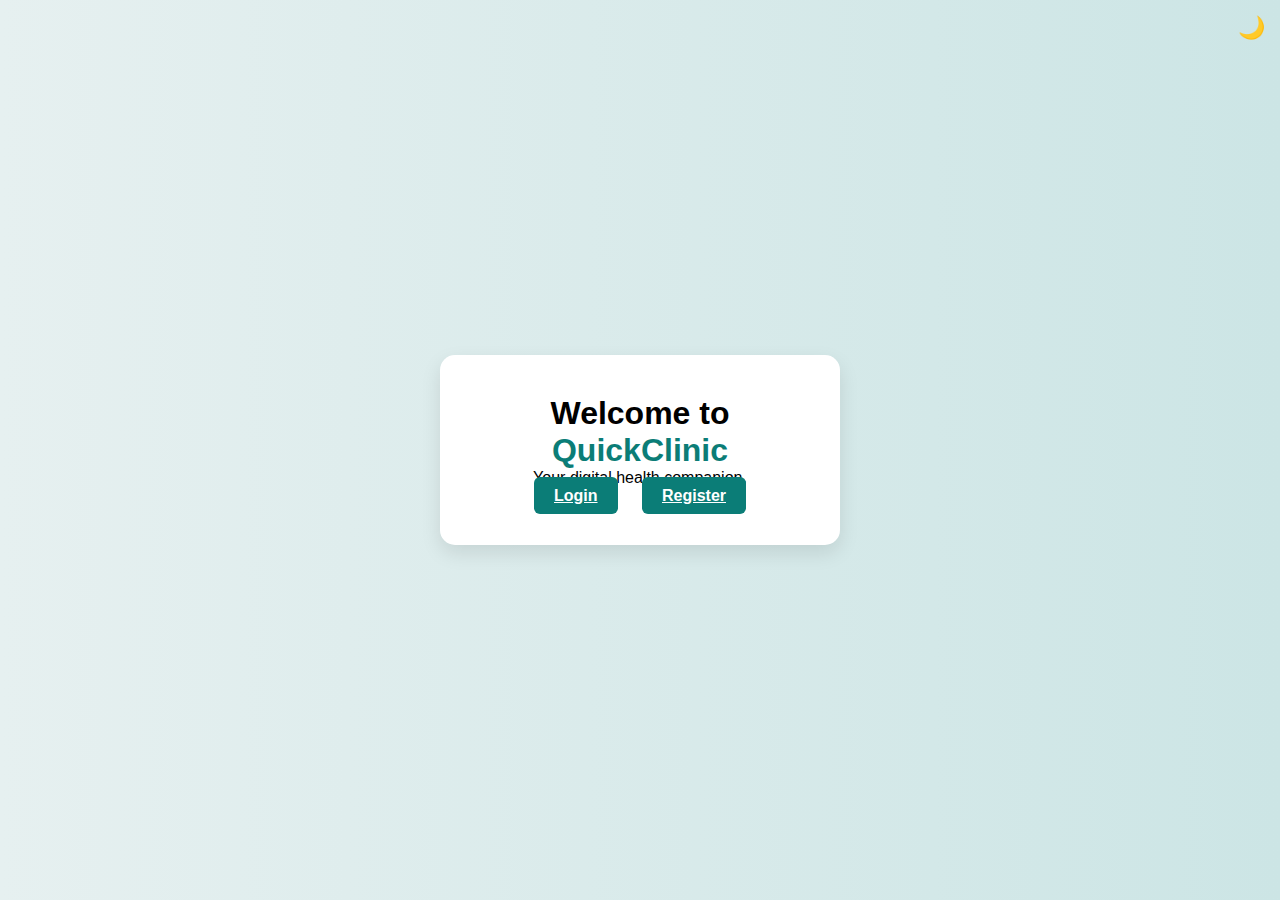
<file: frontend/index.html>
<!DOCTYPE html>
<html lang="en">
<head>
  <meta charset="UTF-8" />
  <meta name="viewport" content="width=device-width, initial-scale=1.0"/>
  <title>QuickClinic | Home</title>
  <link rel="stylesheet" href="assets/style.css" />
  <link rel="icon" href="assets/icons/favicon.png" />
</head>
<body class="home-body">

  <!-- 🌙 Dark Mode Toggle -->
  <button id="darkToggle" class="dark-mode-toggle" title="Toggle Dark Mode">🌙</button>

  <!-- 🏠 Welcome Container -->
  <div class="home-container">
    <h1>Welcome to <span class="highlight">QuickClinic</span></h1>
    <p>Your digital health companion.</p>
    <div class="home-buttons">
      <a href="login.html" class="btn">Login</a>
      <a href="register.html" class="btn btn-alt">Register</a>
    </div>
  </div>

  <script src="assets/darkmode.js"></script>
</body>
</html>
</file>
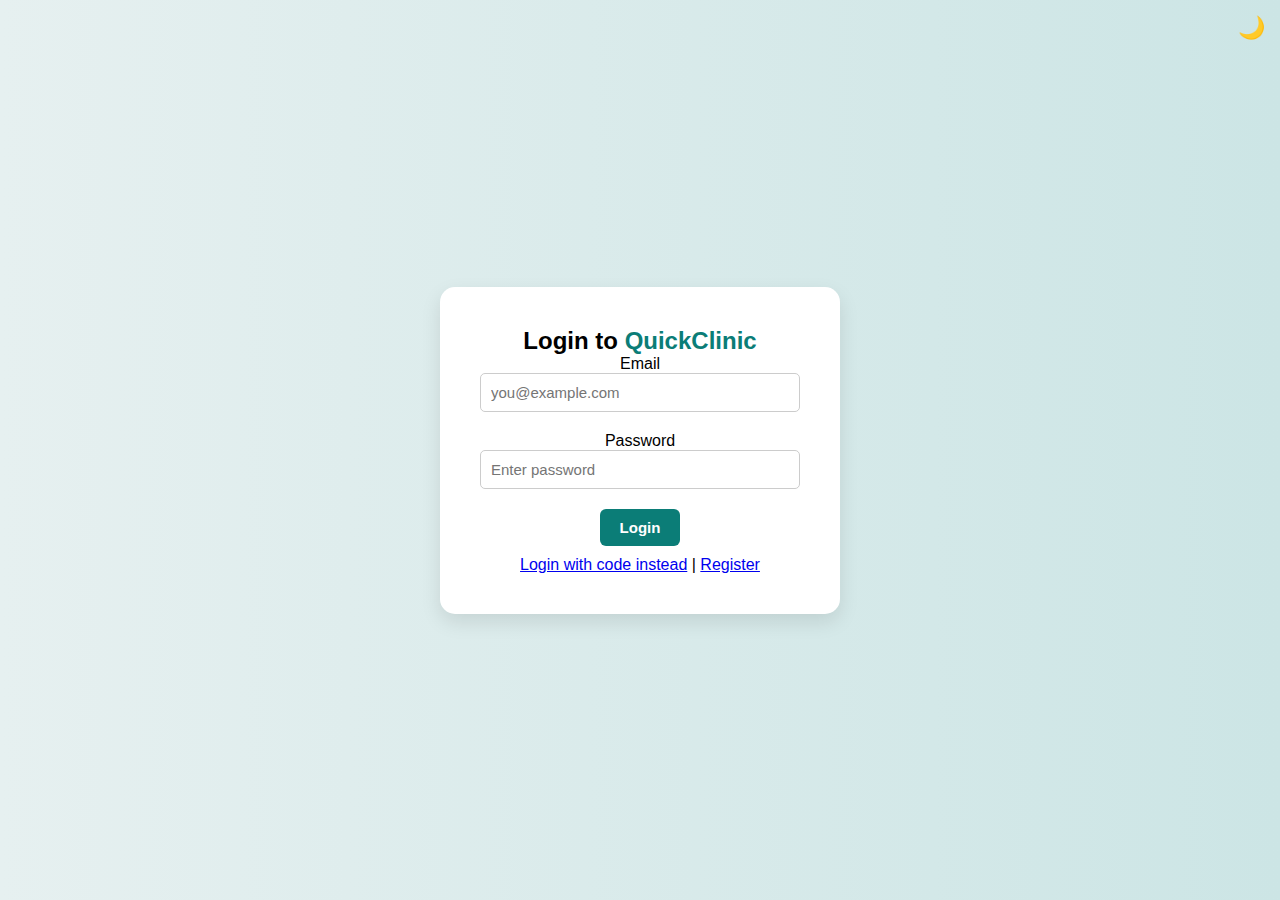
<file: frontend/admin.html>
<!DOCTYPE html>
<html lang="en">
<head>
  <meta charset="UTF-8" />
  <meta name="viewport" content="width=device-width, initial-scale=1.0"/>
  <title>Admin Dashboard | QuickClinic</title>
  <link rel="stylesheet" href="assets/style.css" />
</head>
<body class="dashboard-layout">

  <!-- Sidebar -->
  <aside class="sidebar-fixed">
    <h2>QuickClinic</h2>
    <ul>
      <li><a href="dashboard.html">🏠 Dashboard</a></li>
      <li><a href="admin.html">📊 Admin Panel</a></li>
      <li><a href="#" onclick="logout()">🚪 Logout</a></li>
    </ul>
  </aside>

  <div class="background-strip"></div>

  <!-- Main -->
  <main class="dashboard-content">
    <button id="darkToggle" class="dark-mode-toggle">🌙</button>

    <div class="floating-box">
      <h2>🔐 Admin Dashboard</h2>

      <div id="stats">
        <p>Total Users: <strong id="totalUsers">0</strong></p>
        <p>Doctors: <strong id="totalDoctors">0</strong></p>
        <p>Patients: <strong id="totalPatients">0</strong></p>
        <p>Bookings: <strong id="totalBookings">0</strong></p>
        <p>Today's Bookings: <strong id="todaysBookings">0</strong></p>
      </div>

      <h3>All Users</h3>
      <table border="1" id="userTable">
        <thead>
          <tr>
            <th>Name</th>
            <th>Email</th>
            <th>Role</th>
            <th>Promote</th>
            <th>Delete</th>
          </tr>
        </thead>
        <tbody id="userBody">
          <tr><td colspan="5">Loading...</td></tr>
        </tbody>
      </table>
    </div>
  </main>

  <!-- ✅ JS Scripts -->
  <script src="assets/darkmode.js"></script>
  <script src="assets/admin.js"></script>
</body>
</html>
</file>
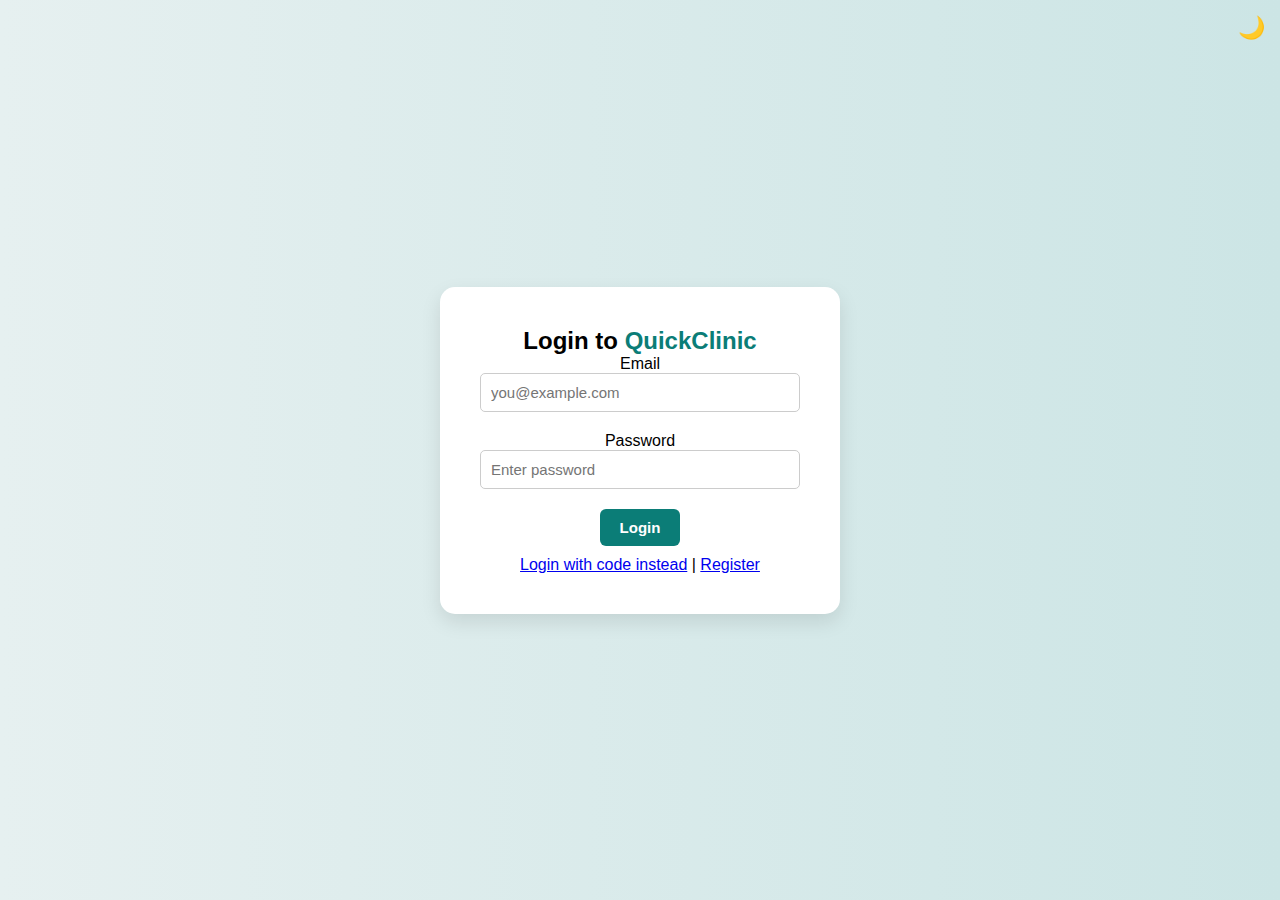
<file: frontend/book.html>
<!DOCTYPE html>
<html lang="en">
<head>
  <meta charset="UTF-8" />
  <meta name="viewport" content="width=device-width, initial-scale=1.0"/>
  <title>Book Appointment | QuickClinic</title>
  <link rel="stylesheet" href="assets/style.css" />
</head>
<body class="dashboard-layout">

  <!-- Sidebar -->
  <aside class="sidebar-fixed">
    <h2>QuickClinic</h2>
    <ul>
      <li><a href="dashboard.html">🏠 Dashboard</a></li>
      <li><a href="book.html">📅 Book</a></li>
      <li><a href="chat.html">💬 Chat</a></li>
      <li><a href="record.html">📁 Records</a></li>
      <li id="adminLink" style="display: none;"><a href="admin.html">📊 Admin</a></li>
      <li><a href="#" onclick="logout()">🚪 Logout</a></li>
    </ul>
  </aside>

  <!-- Background -->
  <div class="background-strip"></div>

  <!-- Booking Form -->
  <main class="dashboard-content">
    <button id="darkToggle" class="dark-mode-toggle">🌙</button>
    <div class="floating-box">
      <h2>Book an Appointment</h2>

      <form id="bookingForm">
        <label for="doctor">Choose Doctor:</label>
        <select id="doctorSelect" required>
          <option value="">-- Select Doctor --</option>
        </select>

        <label for="date">Date & Time:</label>
        <input type="datetime-local" id="date" required />

        <label for="reason">Reason for Visit:</label>
        <input type="text" id="reason" placeholder="e.g. General checkup" required />

        <button type="submit" class="btn">Book Appointment</button>
      </form>
    </div>
  </main>

  <script>
  const userData = localStorage.getItem("user");
  const token = localStorage.getItem("token");

  if (!userData || !token) {
    alert("Please log in first.");
    window.location.href = "login.html";
  }

  const user = JSON.parse(userData);
  
  // 🚫 Prevent doctors from accessing this page
  if (user.role === "doctor") {
    alert("Doctors are not allowed to book appointments.");
    window.location.href = "dashboard.html"; // or doctor-dashboard.html
  }
</script>


  <script src="assets/darkmode.js"></script>
  <script src="assets/sidebar.js"></script>
  <script src="assets/book.js"></script>
</body>
</html>
</file>
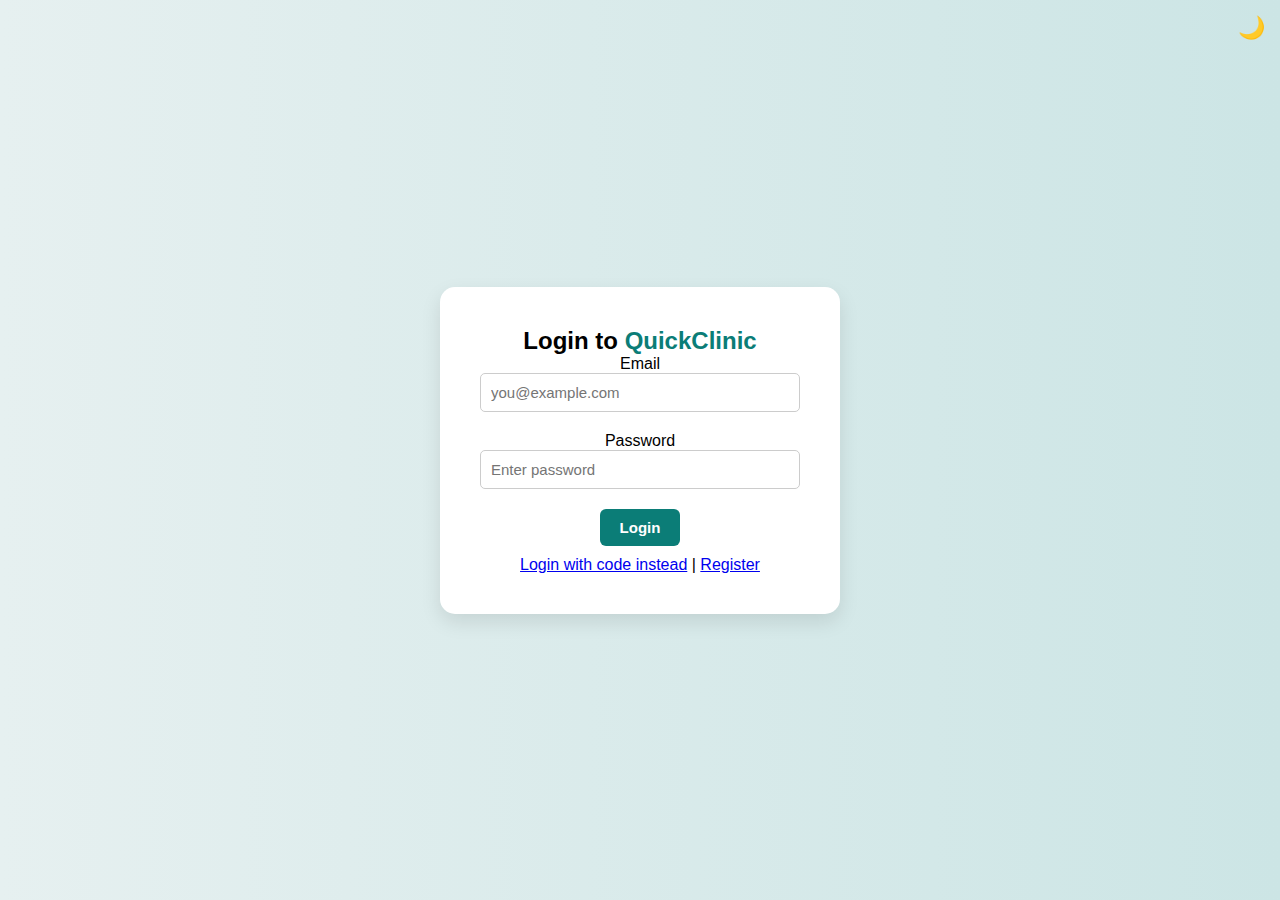
<file: frontend/chat-doctor.html>
<!DOCTYPE html>
<html lang="en">
<head>
  <meta charset="UTF-8" />
  <meta name="viewport" content="width=device-width, initial-scale=1.0"/>
  <title>Doctor Chat | QuickClinic</title>
  <link rel="stylesheet" href="assets/style.css" />
</head>
<body class="dashboard-layout">

  <!-- Sidebar -->
  <aside class="sidebar-fixed">
    <h2>QuickClinic</h2>
    <ul>
      <li><a href="dashboard.html">🏠 Dashboard</a></li>
      <li><a href="chat-doctor.html">💬 Chat (Doctor)</a></li>
      <li><a href="#" onclick="logout()">🚪 Logout</a></li>
    </ul>
  </aside>

  <!-- Background -->
  <div class="background-strip"></div>

  <!-- Chat section -->
  <main class="dashboard-content">
    <button id="darkToggle" class="dark-mode-toggle">🌙</button>

    <div class="floating-box" style="max-height: 90vh; display: flex; flex-direction: column;">
      <h2 id="chatTitle">Chat with Patient</h2>

      <!-- Patient dropdown -->
      <label for="patientSelect">Choose a patient:</label>
      <select id="patientSelect">
        <option value="">-- Select Patient --</option>
      </select>

      <!-- Chat window -->
      <div id="chatWindow" class="chat-window"></div>

      <!-- Send message -->
      <form id="chatForm" class="chat-form" style="margin-top: auto;">
        <input type="text" id="messageInput" placeholder="Type your reply..." required />
        <button type="submit">Send</button>
      </form>
    </div>
  </main>

  <script src="assets/darkmode.js"></script>
  <script src="assets/chat-doctor.js"></script>
</body>
</html>
</file>
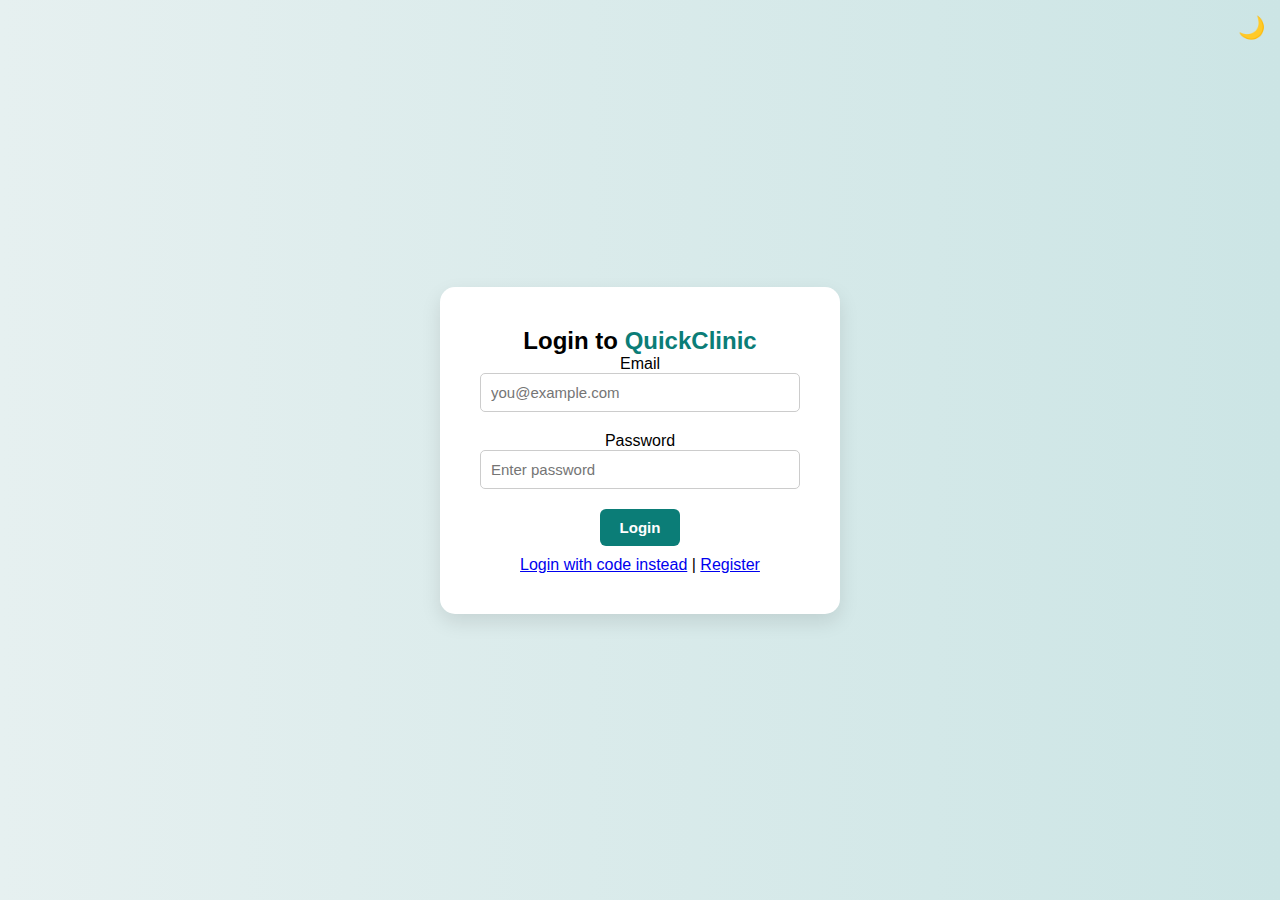
<file: frontend/chat.html>
<!DOCTYPE html>
<html lang="en">
<head>
  <meta charset="UTF-8" />
  <meta name="viewport" content="width=device-width, initial-scale=1.0"/>
  <title>Chat | QuickClinic</title>
  <link rel="stylesheet" href="assets/style.css" />
</head>
<body class="dashboard-layout">

  <!-- Sidebar -->
  <aside class="sidebar-fixed">
    <h2>QuickClinic</h2>
    <ul>
      <li><a href="dashboard.html">🏠 Dashboard</a></li>
      <li><a href="book.html">📅 Book</a></li>
      <li><a href="chat.html">💬 Chat</a></li>
      <li><a href="record.html">📁 Records</a></li>
      <li id="adminLink" style="display: none;"><a href="admin.html">📊 Admin</a></li>
      <li><a href="#" onclick="logout()">🚪 Logout</a></li>
    </ul>
  </aside>

  <!-- Background strip -->
  <div class="background-strip"></div>

  <!-- Main chat content -->
  <main class="dashboard-content">
    <button id="darkToggle" class="dark-mode-toggle">🌙</button>

    <div class="floating-box" style="max-height: 90vh; display: flex; flex-direction: column;">
      <h2 id="chatTitle">Chat with Your Doctor</h2>

      <!-- Doctor Dropdown -->
      <label for="doctorSelect">Choose a doctor:</label>
      <select id="doctorSelect">
        <option value="">-- Select Doctor --</option>
      </select>

      <!-- Chat Window -->
      <div id="chatWindow" class="chat-window"></div>

      <!-- Chat Input -->
      <form id="chatForm" class="chat-form">
        <input type="text" id="messageInput" placeholder="Type your message..." required />
        <button type="submit">Send</button>
      </form>
    </div>
  </main>

  <script src="assets/darkmode.js"></script>
  <script src="assets/sidebar.js"></script>
  <script src="assets/chat.js"></script>
</body>
</html>
</file>
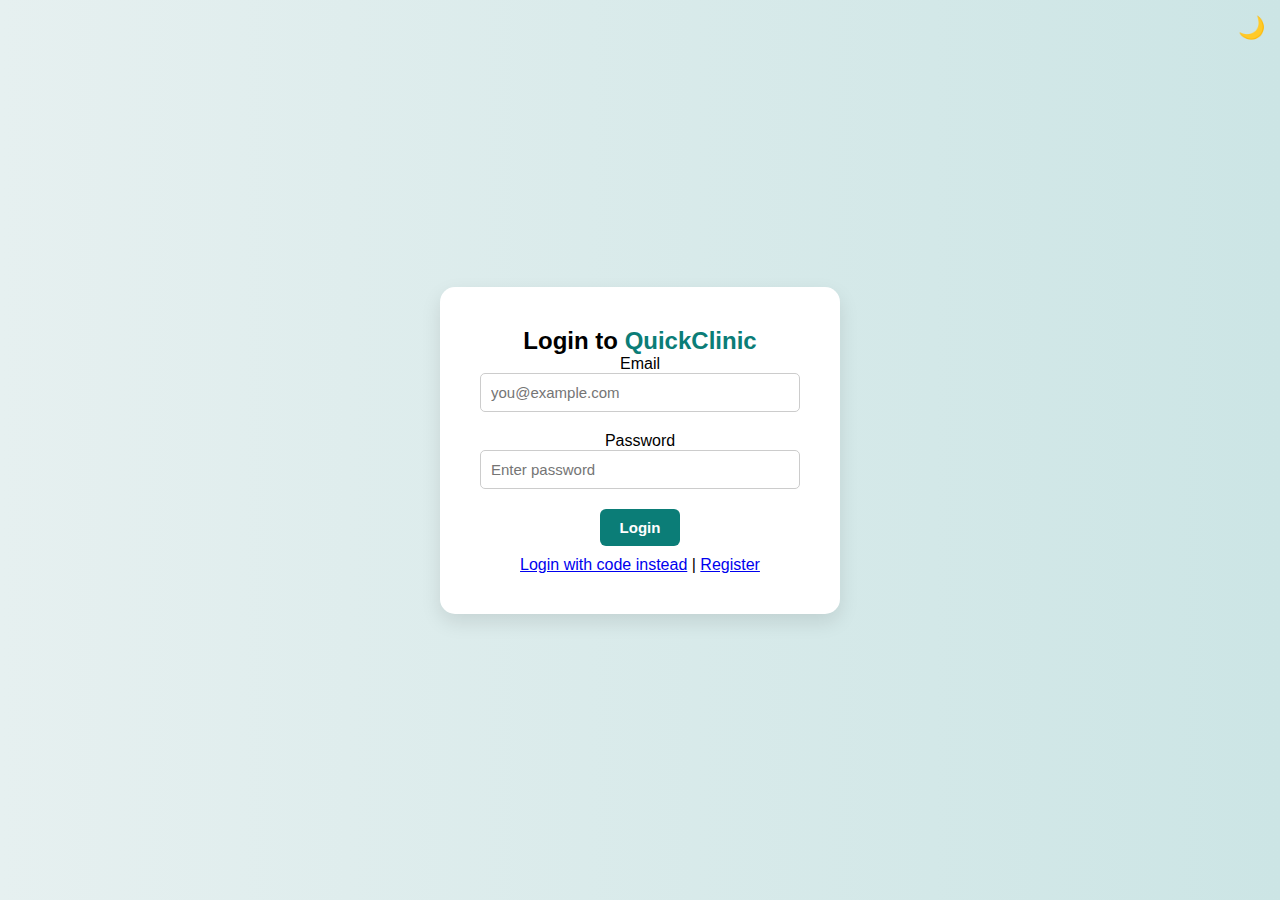
<file: frontend/dashboard.html>
<!DOCTYPE html>
<html lang="en">
<head>
  <meta charset="UTF-8" />
  <meta name="viewport" content="width=device-width, initial-scale=1.0"/>
  <title>Dashboard | QuickClinic</title>
  <link rel="stylesheet" href="assets/style.css" />
  <link rel="icon" href="assets/icons/favicon.png" />
</head>
<body class="dashboard-layout">

  <!-- Sidebar -->
  <aside class="sidebar-fixed">
    <h2>QuickClinic</h2>
    <ul>
      <li><a href="dashboard.html">🏠 Dashboard</a></li>
      <li><a href="book.html">📅 Book</a></li>
      <li><a href="chat.html">💬 Chat</a></li>
      <li><a href="record.html">📁 Records</a></li>
      <li id="adminLink" style="display: none;"><a href="admin.html">📊 Admin</a></li>
      <li><a href="#" onclick="logout()">🚪 Logout</a></li>
    </ul>
  </aside>

  <!-- Background Strip -->
  <div class="background-strip"></div>

  <!-- Dashboard Content -->
  <main class="dashboard-content">
    <button id="darkToggle" class="dark-mode-toggle">🌙</button>
    
    <div class="floating-box">
      <h2>Welcome, <span id="userName">User</span>!</h2>

      <div class="info-grid">
        <div class="info-label">Email:</div>
        <div class="info-value" id="userEmail">email@example.com</div>

        <div class="info-label">Role:</div>
        <div class="info-value" id="userRole">role</div>
      </div>

      <h2>Your Appointments</h2>
      <table id="booking-table" border="1">
        <thead id="table-head">
          <!-- Dynamically inserted -->
        </thead>
        <tbody id="booking-body">
          <tr><td colspan="4">Loading...</td></tr>
        </tbody>
      </table>
    </div>
  </main>

  <script>
    const token = localStorage.getItem("token");
    const user = JSON.parse(localStorage.getItem("user"));

    if (!token || !user) {
      alert("You must log in first.");
      window.location.href = "login.html";
    }

    // Display user info
    document.getElementById("userName").textContent = user.name;
    document.getElementById("userEmail").textContent = user.email;
    document.getElementById("userRole").textContent = user.role;

    // Show admin link if applicable
    if (user.role === "admin") {
      document.getElementById("adminLink").style.display = "block";
    }

    // Determine URL based on role
    const bookingUrl = user.role === "doctor"
      ? "https://quickclinic-backend.onrender.com/api/bookings/doctor"
      : "https://quickclinic-backend.onrender.com/api/bookings/mine";

    // Update table headers
    const tableHead = document.getElementById("table-head");
    tableHead.innerHTML = user.role === "doctor"
      ? `
        <tr>
          <th>#</th>
          <th>Patient Name</th>
          <th>Email</th>
          <th>Date</th>
          <th>Reason</th>
        </tr>`
      : `
        <tr>
          <th>#</th>
          <th>Doctor Name</th>
          <th>Date</th>
          <th>Reason</th>
        </tr>`;

    // Fetch bookings
    fetch(bookingUrl, {
      headers: {
        Authorization: `Bearer ${token}`
      }
    })
    .then(res => res.json())
    .then(bookings => {
      const tbody = document.getElementById("booking-body");
      tbody.innerHTML = "";

      if (!bookings.length) {
        tbody.innerHTML = `<tr><td colspan="5">No bookings found.</td></tr>`;
        return;
      }

      bookings.forEach((booking, index) => {
        const row = document.createElement("tr");

        if (user.role === "doctor") {
          row.innerHTML = `
            <td>${index + 1}</td>
            <td>${booking.patient?.name || "N/A"}</td>
            <td>${booking.patient?.email || "N/A"}</td>
            <td>${new Date(booking.date).toLocaleString()}</td>
            <td>${booking.reason}</td>
          `;
        } else {
          row.innerHTML = `
            <td>${index + 1}</td>
            <td>${booking.doctor?.name || "N/A"}</td>
            <td>${new Date(booking.date).toLocaleString()}</td>
            <td>${booking.reason}</td>
          `;
        }

        tbody.appendChild(row);
      });
    })
    .catch(error => {
      console.error("Error fetching bookings:", error);
      document.getElementById("booking-body").innerHTML =
        `<tr><td colspan="5">Failed to load bookings</td></tr>`;
    });

    function logout() {
      localStorage.clear();
      window.location.href = "login.html";
    }
  </script>

  <script src="assets/darkmode.js"></script>
  <script src="assets/sidebar.js"></script>
</body>
</html>
</file>
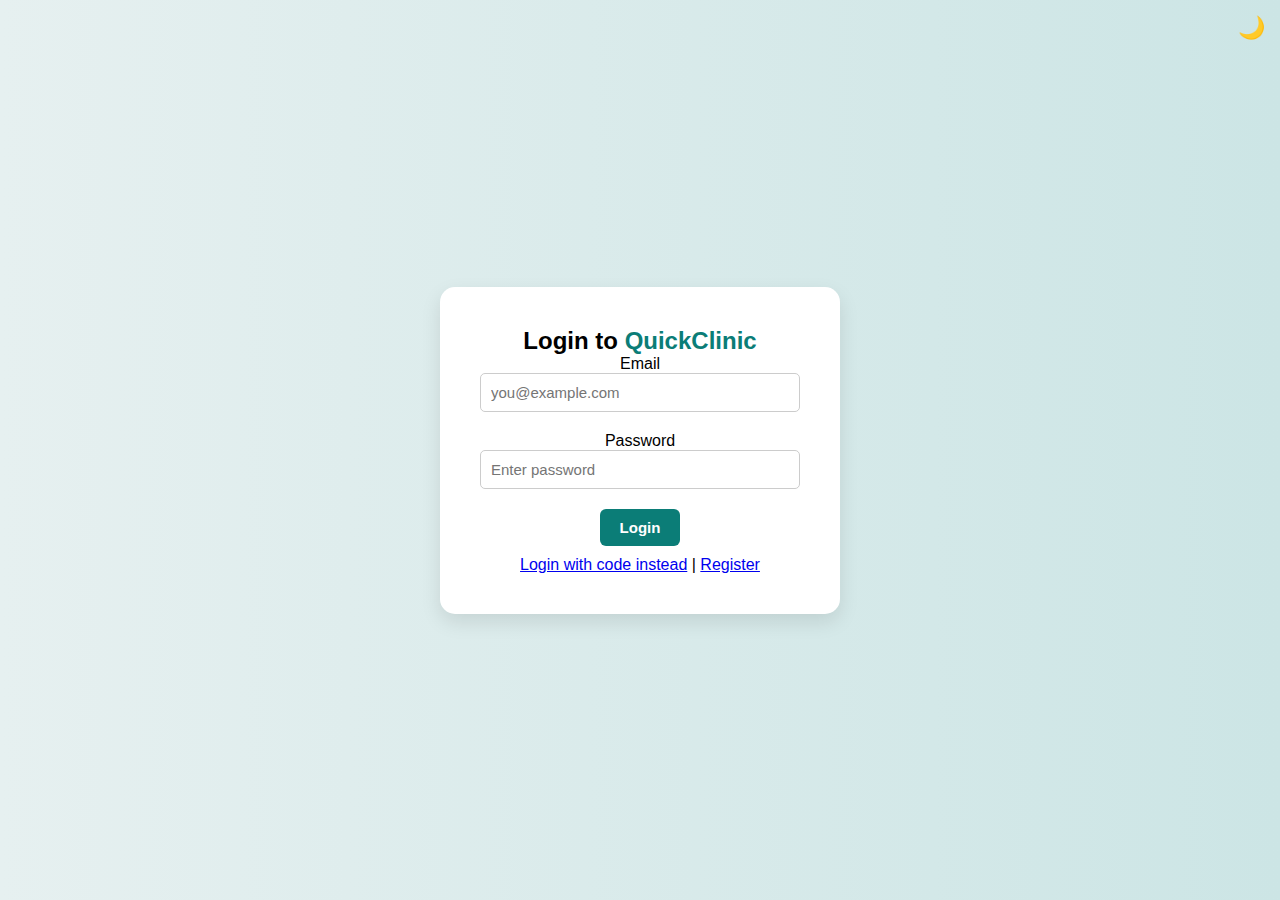
<file: frontend/doctor-dashboard.html>
<!DOCTYPE html>
<html lang="en">
<head>
  <meta charset="UTF-8" />
  <meta name="viewport" content="width=device-width, initial-scale=1.0"/>
  <title>Doctor Dashboard | QuickClinic</title>
  <link rel="stylesheet" href="assets/style.css" />
  <link rel="icon" href="assets/icons/favicon.png" />
</head>
<body class="dashboard-layout">

  <!-- Sidebar -->
  <aside class="sidebar-fixed">
    <h2>QuickClinic</h2>
    <ul>
      <li><a href="doctor-dashboard.html">🏥 Doctor Dashboard</a></li>
      <li><a href="chat-doctor.html">💬 Chat</a></li>
      <li><a href="#" onclick="logout()">🚪 Logout</a></li>
    </ul>
  </aside>

  <div class="background-strip"></div>

  <!-- Main -->
  <main class="dashboard-content">
    <button id="darkToggle" class="dark-mode-toggle">🌙</button>

    <div class="floating-box">
      <h2>Welcome, Dr. <span id="doctorName">...</span></h2>

      <h3>Your Appointments</h3>
      <table id="doctor-bookings" border="1">
        <thead>
          <tr>
            <th>#</th>
            <th>Patient</th>
            <th>Email</th>
            <th>Date</th>
            <th>Reason</th>
          </tr>
        </thead>
        <tbody id="booking-body">
          <tr><td colspan="5">Loading...</td></tr>
        </tbody>
      </table>
    </div>
  </main>

  <script>
    const token = localStorage.getItem("token");
    let user;

    try {
      user = JSON.parse(localStorage.getItem("user"));
    } catch (err) {
      localStorage.clear();
      window.location.href = "login.html";
    }

    if (!token || !user || user.role !== "doctor") {
      alert("Access denied. Only doctors can view this page.");
      window.location.href = "login.html";
    }

    document.getElementById("doctorName").textContent = user.name;

    fetch("https://quickclinic-backend.onrender.com/api/bookings/doctor", {
      headers: {
        "Authorization": `Bearer ${token}`
      }
    })
    .then(res => res.json())
    .then(bookings => {
      const tbody = document.getElementById("booking-body");
      tbody.innerHTML = "";

      if (!bookings.length) {
        tbody.innerHTML = `<tr><td colspan="5">No appointments yet.</td></tr>`;
        return;
      }

      bookings.forEach((booking, index) => {
        const row = document.createElement("tr");
        row.innerHTML = `
          <td>${index + 1}</td>
          <td>${booking.patient?.name || "Unknown"}</td>
          <td>${booking.patient?.email || "N/A"}</td>
          <td>${new Date(booking.date).toLocaleString()}</td>
          <td>${booking.reason}</td>
        `;
        tbody.appendChild(row);
      });
    })
    .catch(err => {
      console.error("Error fetching bookings:", err);
      document.getElementById("booking-body").innerHTML =
        `<tr><td colspan="5">Failed to load bookings</td></tr>`;
    });

    function logout() {
      localStorage.clear();
      window.location.href = "login.html";
    }
  </script>

  <script src="assets/darkmode.js"></script>
</body>
</html>
</file>
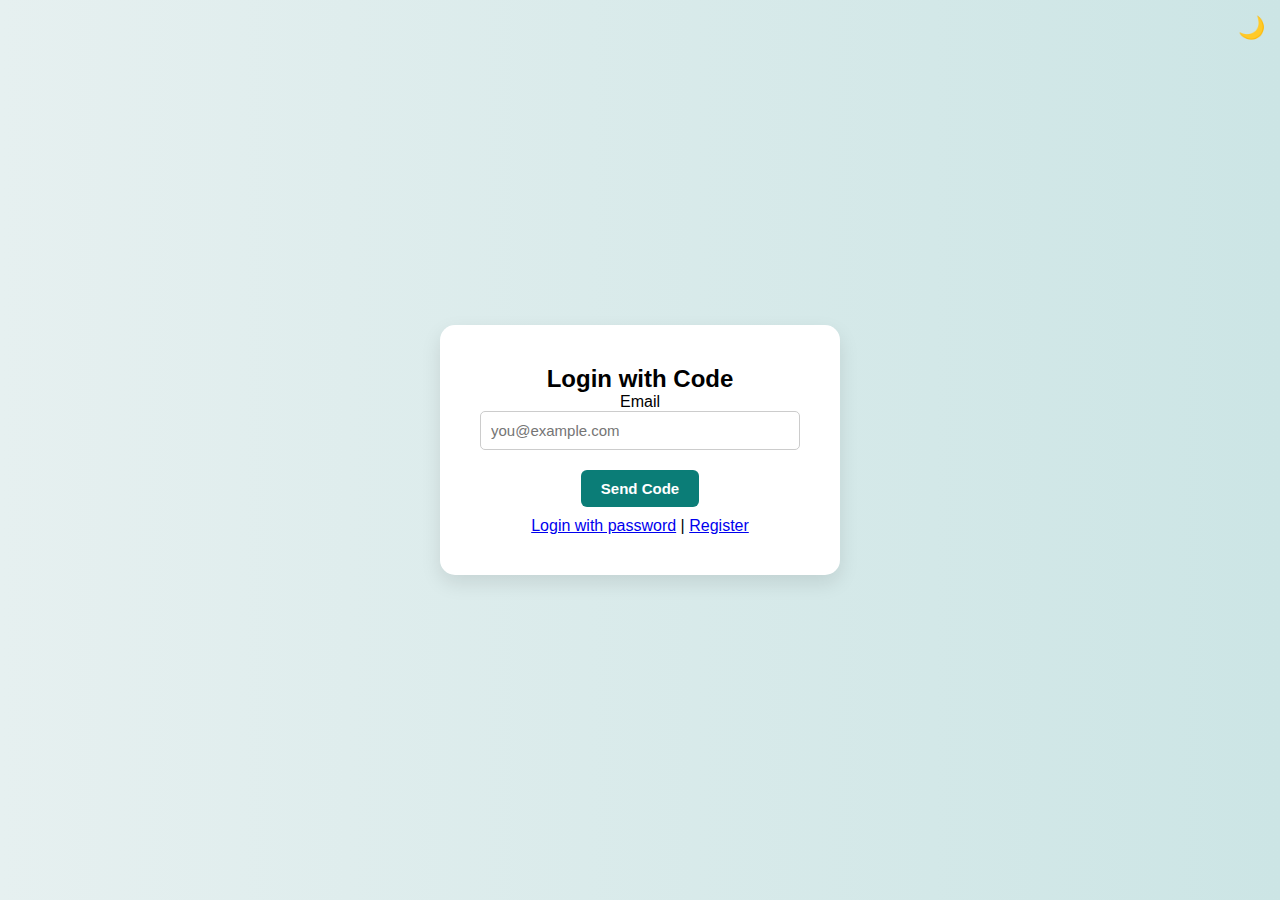
<file: frontend/login-code.html>
<!DOCTYPE html>
<html lang="en">
<head>
  <meta charset="UTF-8" />
  <meta name="viewport" content="width=device-width, initial-scale=1.0"/>
  <title>Login with Code | QuickClinic</title>
  <link rel="stylesheet" href="assets/style.css" />
  <link rel="icon" href="assets/icons/favicon.png" />
</head>
<body class="home-body">

  <button id="darkToggle" class="dark-mode-toggle">🌙</button>

  <div class="home-container">
    <h2>Login with Code</h2>

    <form id="sendCodeForm">
      <label for="email">Email</label>
      <input type="email" id="email" placeholder="you@example.com" required />
      <button type="submit" class="btn">Send Code</button>
    </form>

    <form id="loginCodeForm" style="display: none; margin-top: 20px;">
      <label for="code">Enter the code sent to your email</label>
      <input type="text" id="code" placeholder="123456" required />
      <button type="submit" class="btn">Login</button>
    </form>

    <p style="margin-top: 10px;">
      <a href="login.html">Login with password</a> |
      <a href="register.html">Register</a>
    </p>
  </div>

  <script src="assets/darkmode.js"></script>
  <script src="assets/login-code.js"></script>
</body>
</html>
</file>
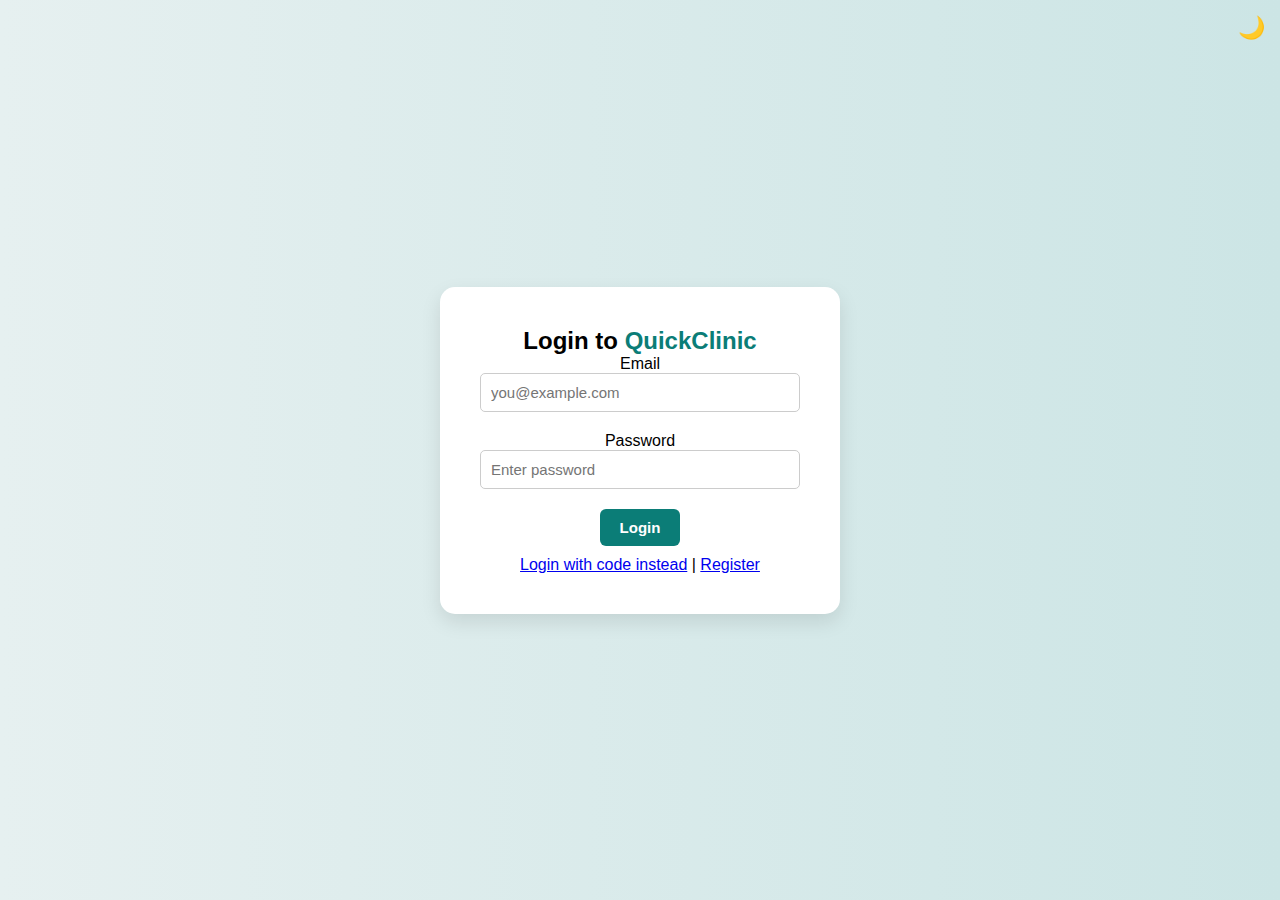
<file: frontend/login.html>
<!DOCTYPE html>
<html lang="en">
<head>
  <meta charset="UTF-8" />
  <meta name="viewport" content="width=device-width, initial-scale=1.0"/>
  <title>Login | QuickClinic</title>
  <link rel="stylesheet" href="assets/style.css" />
  <link rel="icon" href="assets/icons/favicon.png" />
</head>
<body class="home-body">

  <!-- 🌙 Dark Mode Toggle -->
  <button id="darkToggle" class="dark-mode-toggle">🌙</button>

  <!-- 🔐 Login Form Container -->
  <div class="home-container">
    <h2>Login to <span class="highlight">QuickClinic</span></h2>
    <form id="loginForm">
      <label for="email">Email</label>
      <input type="email" id="email" placeholder="you@example.com" required />

      <label for="password">Password</label>
      <input type="password" id="password" placeholder="Enter password" required />

      <button type="submit" class="btn">Login</button>
    </form>



    <p style="margin-top: 10px;">
      <a href="login-code.html">Login with code instead</a> |
      <a href="register.html">Register</a>
    </p>
  </div>

  <script>
  document.getElementById("loginForm").addEventListener("submit", async (e) => {
    e.preventDefault();

    const email = document.getElementById("email").value.trim();
    const password = document.getElementById("password").value.trim();

    try {
      const res = await fetch("http://localhost:5000/api/users/login", {
        method: "POST",
        headers: {
          "Content-Type": "application/json"
        },
        body: JSON.stringify({ email, password })
      });

      const data = await res.json();
      console.log("Token:", data.token);
console.log("User:", data.user);


      if (res.ok) {
        // ✅ Save token and user info
        localStorage.setItem("token", data.token);
        localStorage.setItem("user", JSON.stringify(data.user));
        localStorage.setItem("role", data.user.role);

        alert("Login successful");
        window.location.href = "dashboard.html";
      } else {
        alert(data.message || "Login failed");
      }

    } catch (err) {
      console.error(err);
      alert("Something went wrong: " + err.message);
    }
  });
</script>


  <script src="assets/darkmode.js"></script>
  <script src="assets/auth.js"></script>
</body>
</html>
</file>
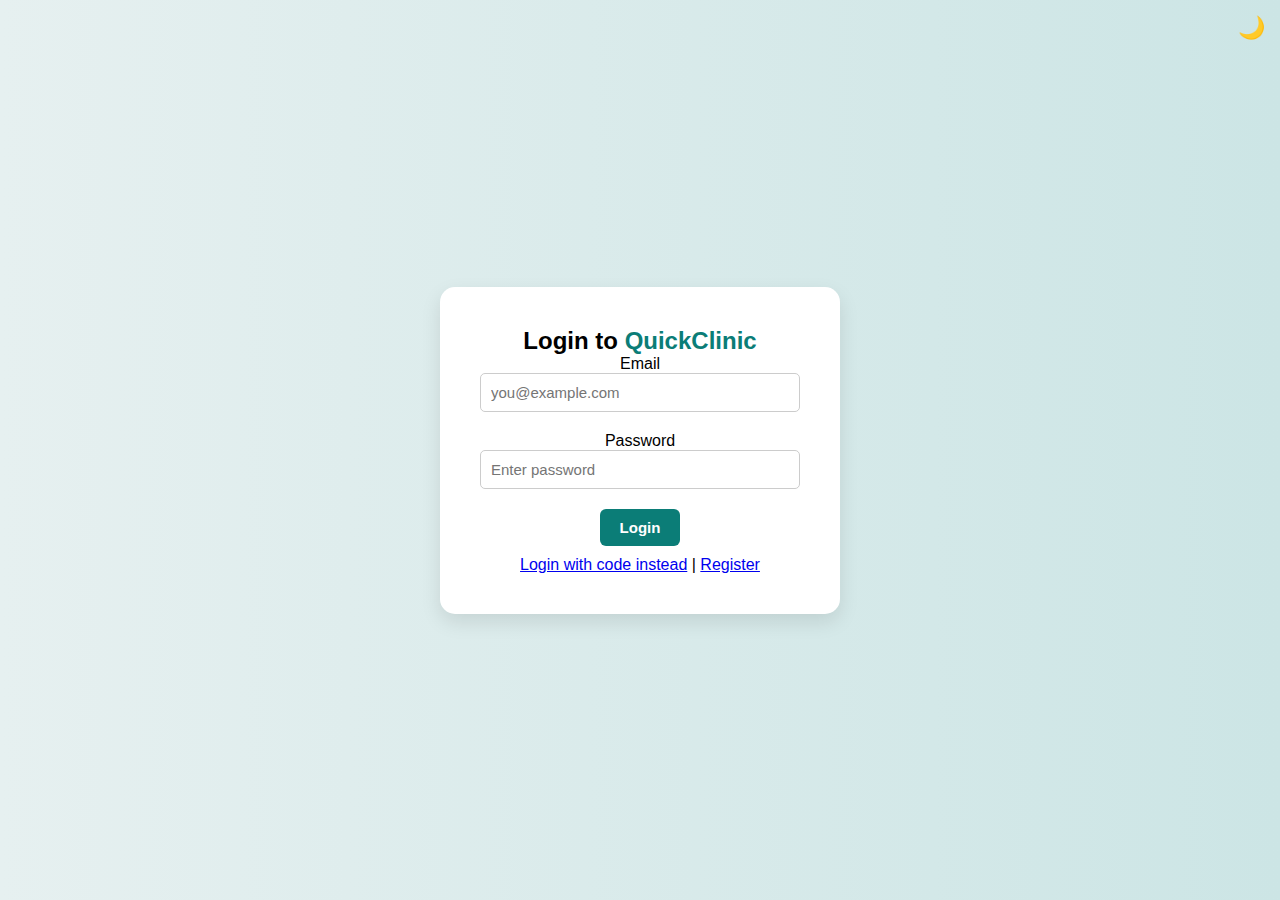
<file: frontend/record-doctor.html>
<!DOCTYPE html>
<html lang="en">
<head>
  <meta charset="UTF-8" />
  <meta name="viewport" content="width=device-width, initial-scale=1.0"/>
  <title>Doctor Records | QuickClinic</title>
  <link rel="stylesheet" href="assets/style.css" />
</head>
<body class="dashboard-layout">

  <!-- Sidebar -->
  <aside class="sidebar-fixed">
    <h2>QuickClinic</h2>
    <ul>
      <li><a href="doctor-dashboard.html">🏥 Dashboard</a></li>
      <li><a href="chat-doctor.html">💬 Chat</a></li>
      <li><a href="record-doctor.html">📁 Patient Records</a></li>
      <li><a href="#" onclick="logout()">🚪 Logout</a></li>
    </ul>
  </aside>

  <!-- Background -->
  <div class="background-strip"></div>

  <!-- Main Content -->
  <main class="dashboard-content">
    <button id="darkToggle" class="dark-mode-toggle">🌙</button>

    <div class="floating-box">
      <h2>Patient Medical Records</h2>

      <!-- Patient Selector -->
      <label for="patientSelect">Choose a patient:</label>
      <select id="patientSelect">
        <option value="">-- Select Patient --</option>
      </select>

      <!-- Record List -->
      <h3 style="margin-top: 20px;">🗂️ Records</h3>
      <ul id="recordList">
        <li>Select a patient to view their records</li>
      </ul>
    </div>
  </main>

  <script>
    const token = localStorage.getItem("token");
    const user = JSON.parse(localStorage.getItem("user"));

    if (!token || !user || user.role !== "doctor") {
      alert("Only doctors can view this page.");
      window.location.href = "login.html";
    }

    // Logout
    function logout() {
      localStorage.clear();
      window.location.href = "login.html";
    }

    // Load patient list
    fetch("http://localhost:5000/api/users/patients", {
      headers: {
        Authorization: "Bearer " + token
      }
    })
    .then(res => res.json())
    .then(patients => {
      const select = document.getElementById("patientSelect");
      patients.forEach(patient => {
        const opt = document.createElement("option");
        opt.value = patient._id;
        opt.textContent = patient.name + " (" + patient.email + ")";
        select.appendChild(opt);
      });
    })
    .catch(err => {
      console.error("Failed to load patients:", err);
    });

    // Load records when patient is selected
    document.getElementById("patientSelect").addEventListener("change", () => {
      const patientId = document.getElementById("patientSelect").value;
      if (!patientId) return;

      fetch(`http://localhost:5000/api/records/patient/${patientId}`, {
        headers: {
          Authorization: "Bearer " + token
        }
      })
      .then(res => res.json())
      .then(records => {
        const list = document.getElementById("recordList");
        list.innerHTML = "";

        if (records.length === 0) {
          list.innerHTML = "<li>No records found for this patient.</li>";
          return;
        }

        records.forEach((r) => {
          const item = document.createElement("li");
          item.innerHTML = `
            📝 ${r.description || "No description"} - 
            <a href="https://quickclinic-backend.onrender.com/${r.file}" target="_blank">View</a> 
            <small>(${new Date(r.date).toLocaleString()})</small>
          `;
          list.appendChild(item);
        });
      })
      .catch(err => {
        console.error("Failed to load records:", err);
        document.getElementById("recordList").innerHTML =
          "<li>Failed to load records</li>";
      });
    });
  </script>

  <script src="assets/darkmode.js"></script>
</body>
</html>
</file>
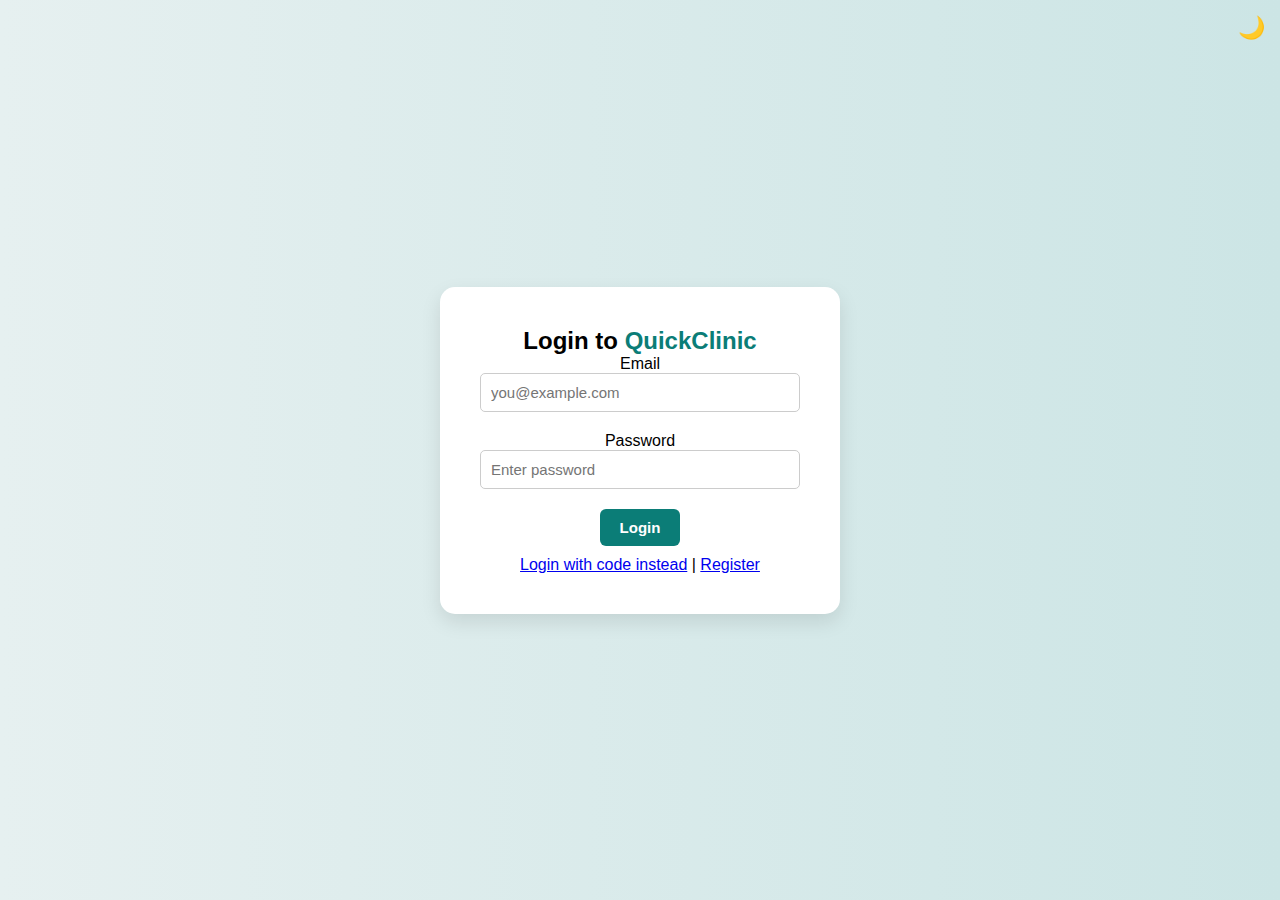
<file: frontend/record.html>
<!DOCTYPE html>
<html lang="en">
<head>
  <meta charset="UTF-8" />
  <meta name="viewport" content="width=device-width, initial-scale=1.0"/>
  <title>Medical Records | QuickClinic</title>
  <link rel="stylesheet" href="assets/style.css" />
</head>
<body class="dashboard-layout">

  <!-- Sidebar -->
  <aside class="sidebar-fixed">
    <h2>QuickClinic</h2>
    <ul>
      <li><a href="dashboard.html">🏠 Dashboard</a></li>
      <li><a href="book.html">📅 Book</a></li>
      <li><a href="chat.html">💬 Chat</a></li>
      <li><a href="record.html">📁 Records</a></li>
      <li id="adminLink" style="display: none;"><a href="admin.html">📊 Admin</a></li>
      <li><a href="#" onclick="logout()">🚪 Logout</a></li>
    </ul>
  </aside>

  <!-- Background Strip -->
  <div class="background-strip"></div>

  <!-- Main Content -->
  <main class="dashboard-content">
    <button id="darkToggle" class="dark-mode-toggle">🌙</button>

    <div class="floating-box">
      <h2>Your Medical Records</h2>

      <!-- Upload Form -->
      <form id="uploadForm" enctype="multipart/form-data">
        <label for="recordFile">Upload Record (PDF/Image)</label>
        <input type="file" id="recordFile" name="record" accept=".pdf,.jpg,.jpeg,.png" required />
        
        <label for="desc">Description</label>
        <input type="text" id="desc" name="description" placeholder="e.g. Blood test results" />

        <button type="submit" class="btn">Upload</button>
      </form>

      <h3 style="margin-top:20px;">📄 Uploaded Records</h3>
      <ul id="recordList"></ul>
    </div>
  </main>

  <script>
    const token = localStorage.getItem("token");
    const userData = localStorage.getItem("user");

    if (!token || !userData) {
      alert("Please log in first.");
      window.location.href = "login.html";
    }

    const user = JSON.parse(userData);

    if (user.role === "doctor") {
      window.location.href = "record-doctor.html";
    }

    if (user.role === "admin") {
      document.getElementById("adminLink").style.display = "block";
    }

    // Logout function
    function logout() {
      localStorage.clear();
      window.location.href = "login.html";
    }

    // Upload Record
    document.getElementById("uploadForm").addEventListener("submit", async (e) => {
      e.preventDefault();

      const form = e.target;
      const formData = new FormData(form);

      try {
        const res = await fetch("https://quickclinic-backend.onrender.com/api/records", {
          method: "POST",
          headers: {
            Authorization: "Bearer " + token
          },
          body: formData
        });

        if (res.ok) {
          alert("✅ Record uploaded successfully.");
          form.reset();
          loadRecords();
        } else {
          const data = await res.json();
          alert(data.error || "❌ Failed to upload record.");
        }
      } catch (err) {
        console.error("Upload error:", err);
        alert("Server error.");
      }
    });

    // Load records
    async function loadRecords() {
      try {
        const res = await fetch("https://quickclinic-backend.onrender.com/api/records/mine", {
          headers: { Authorization: "Bearer " + token }
        });
        const records = await res.json();

        const list = document.getElementById("recordList");
        list.innerHTML = "";

        if (!records.length) {
          list.innerHTML = "<li>No records uploaded.</li>";
          return;
        }

        records.forEach((r) => {
          const item = document.createElement("li");
          item.innerHTML = `
            📝 ${r.description || "No description"} - 
            <a href="https://quickclinic-backend.onrender.com/${r.file}" target="_blank">View</a> 
            <small>(${new Date(r.date).toLocaleString()})</small>
            <button onclick="deleteRecord('${r._id}')" style="margin-left:10px; color:red;">🗑 Delete</button>
          `;
          list.appendChild(item);
        });
      } catch (err) {
        console.error("Fetch error:", err);
        alert("Failed to load records.");
      }
    }

    // Delete Record
    async function deleteRecord(id) {
      if (!confirm("Are you sure you want to delete this record?")) return;

      try {
        const res = await fetch(`https://quickclinic-backend.onrender.com/api/records/${id}`, {
          method: "DELETE",
          headers: {
            Authorization: "Bearer " + token
          }
        });

        const data = await res.json();

        if (res.ok) {
          alert("✅ Record deleted.");
          loadRecords();
        } else {
          alert(data.error || "❌ Failed to delete record.");
        }
      } catch (err) {
        console.error("Delete error:", err);
        alert("Server error while deleting.");
      }
    }

    loadRecords();
  </script>

  <script src="assets/darkmode.js"></script>
  <script src="assets/sidebar.js"></script>
</body>
</html>
</file>
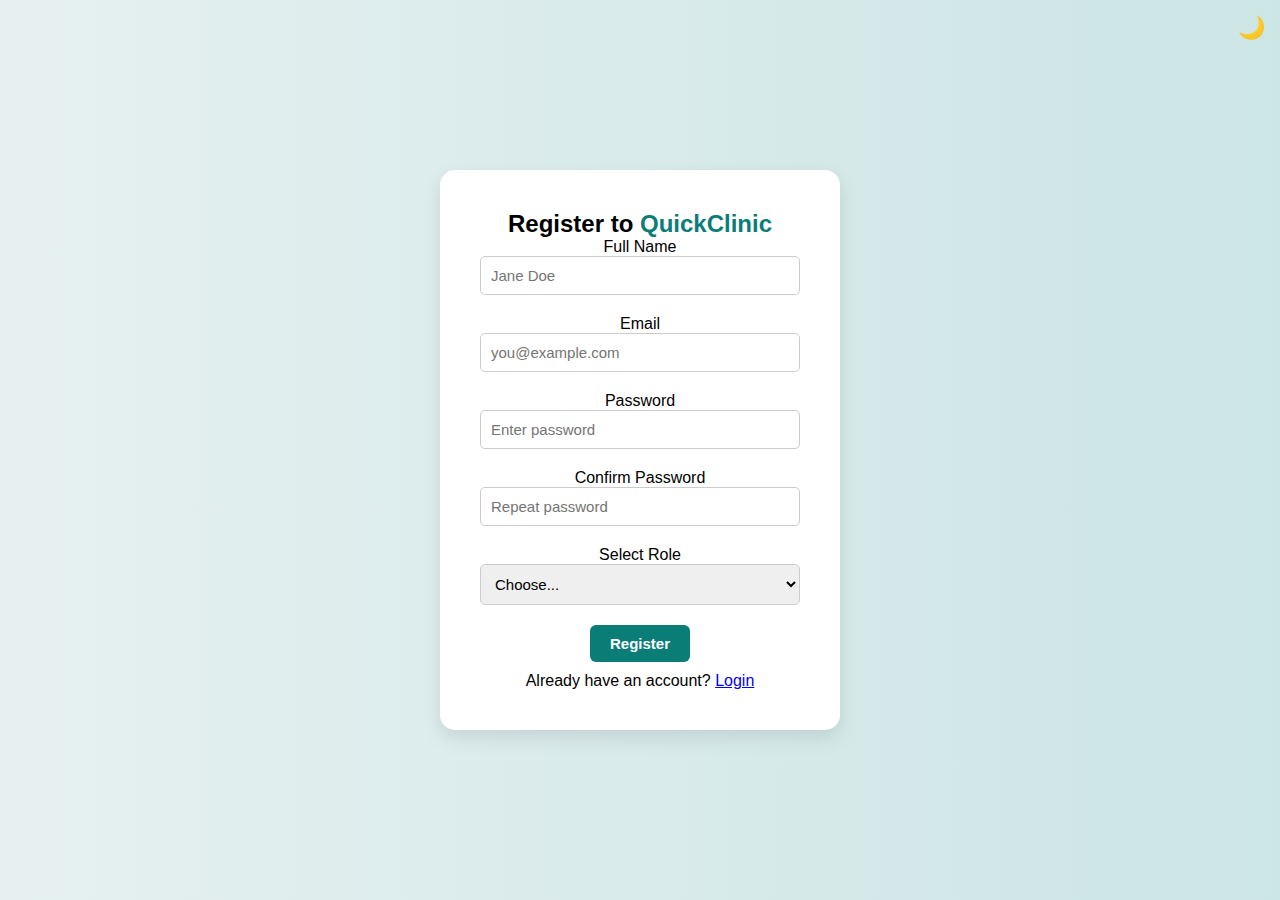
<file: frontend/register.html>
<!DOCTYPE html>
<html lang="en">
<head>
  <meta charset="UTF-8" />
  <meta name="viewport" content="width=device-width, initial-scale=1.0"/>
  <title>Register | QuickClinic</title>
  <link rel="stylesheet" href="assets/style.css" />
  <link rel="icon" href="assets/icons/favicon.png" />
</head>
<body class="home-body">

  <!-- 🌙 Dark Mode Toggle -->
  <button id="darkToggle" class="dark-mode-toggle">🌙</button>

  <!-- 📝 Registration Form -->
  <div class="home-container">
    <h2>Register to <span class="highlight">QuickClinic</span></h2>
    <form id="registerForm">
      <label for="name">Full Name</label>
      <input type="text" id="name" placeholder="Jane Doe" required />

      <label for="email">Email</label>
      <input type="email" id="email" placeholder="you@example.com" required />

      <label for="password">Password</label>
      <input type="password" id="password" placeholder="Enter password" required />

      <label for="confirm">Confirm Password</label>
      <input type="password" id="confirm" placeholder="Repeat password" required />

      <label for="role">Select Role</label>
      <select id="role" required>
        <option value="">Choose...</option>
        <option value="patient">Patient</option>
        <option value="doctor">Doctor</option>
      </select>

      <button type="submit" class="btn">Register</button>
    </form>

    <p style="margin-top: 10px;">
      Already have an account? <a href="login.html">Login</a>
    </p>
  </div>

  <script src="assets/darkmode.js"></script>
  <script src="assets/register.js"></script>
</body>
</html>
</file>
<file: frontend/assets/style.css>
/* ✅ RESET & BASE */
* {
  margin: 0;
  padding: 0;
  box-sizing: border-box;
}
body, html {
  font-family: 'Segoe UI', sans-serif;
}

/* ✅ GENERAL STYLING */
input, select, textarea, button {
  font-size: 15px;
}
input, select, textarea {
  width: 100%;
  padding: 10px;
  margin-bottom: 20px;
  border-radius: 5px;
  border: 1px solid #ccc;
}
input:focus {
  outline: none;
  border-color: #0b7d77;
}

/* ✅ BUTTONS */
.btn {
  background-color: #0b7d77;
  color: white;
  border: none;
  padding: 10px 20px;
  border-radius: 6px;
  font-weight: bold;
  cursor: pointer;
}
.btn:hover {
  background-color: #095f5a;
}

/* ✅ ADMIN ACTION BUTTONS */
button.promote-btn {
  background-color: #28a745;
  color: white;
  padding: 6px 12px;
  border: none;
  border-radius: 5px;
  cursor: pointer;
}
button.promote-btn:hover {
  background-color: #218838;
}
button.delete-btn {
  background-color: #dc3545;
  color: white;
  padding: 6px 12px;
  border: none;
  border-radius: 5px;
  cursor: pointer;
}
button.delete-btn:hover {
  background-color: #c82333;
}

/* ✅ DARK MODE SUPPORT */
.dark {
  background-color: #1a1a1a;
  color: white;
}
.dark .floating-box,
.dark .home-container {
  background-color: #2c2c2c;
}
.dark input, .dark select, .dark textarea {
  background-color: #333;
  color: white;
  border-color: #555;
}
.dark .sidebar-fixed {
  background-color: #202020;
}
.dark .background-strip {
  background-color: #111;
}

/* ✅ HOME PAGE */
.home-body {
  background: linear-gradient(to right, #e6f0f0, #cce5e5);
  height: 100vh;
  display: flex;
  justify-content: center;
  align-items: center;
}
.home-container {
  background-color: white;
  padding: 40px;
  border-radius: 15px;
  box-shadow: 0 8px 20px rgba(0,0,0,0.1);
  max-width: 400px;
  width: 90%;
  text-align: center;
}
.home-buttons .btn {
  margin: 10px;
}
.highlight {
  color: #0b7d77;
}

/* ✅ DASHBOARD LAYOUT */
.dashboard-layout {
  display: flex;
  min-height: 100vh;
}
.sidebar-fixed {
  width: 220px;
  background-color: #0b7d77;
  color: white;
  padding: 30px 20px;
  height: 100vh;
}
.sidebar-fixed h2 {
  margin-bottom: 30px;
}
.sidebar-fixed ul {
  list-style: none;
}
.sidebar-fixed ul li {
  margin-bottom: 15px;
}
.sidebar-fixed ul li a {
  color: white;
  text-decoration: none;
  font-weight: bold;
}
.sidebar-fixed ul li a:hover {
  text-decoration: underline;
}
.background-strip {
  width: 80px;
  background-color: #e1e8e8;
}
.dashboard-content {
  flex: 1;
  padding: 60px 30px;
  background-color: #f8f8f8;
  position: relative;
}

/* ✅ FLOATING BOX */
.floating-box {
  background-color: white;
  padding: 50px;
  border-radius: 20px;
  box-shadow: 0 8px 20px rgba(0,0,0,0.1);
  max-width: 800px;
  margin: 0 auto;
}

/* ✅ INFO GRID */
.info-grid {
  display: grid;
  grid-template-columns: 120px 1fr;
  gap: 15px 20px;
  margin-top: 30px;
}
.info-label {
  font-weight: bold;
}
.info-value {
  word-break: break-word;
}

/* ✅ CHAT WINDOW */
.chat-window {
  flex-grow: 1;
  overflow-y: auto;
  background-color: #f9f9f9;
  border: 1px solid #ccc;
  padding: 1rem;
  height: 250px;
  margin: 1rem 0;
  border-radius: 8px;
  display: flex;
  flex-direction: column;
}
.chat-message {
  padding: 10px 14px;
  margin: 6px 0;
  border-radius: 10px;
  max-width: 75%;
  word-wrap: break-word;
}
.chat-message.you {
  align-self: flex-end;
  background-color: #dcf8c6;
  color: #222;
}
.chat-message.other {
  align-self: flex-start;
  background-color: #eee;
  color: #111;
}
.dark .chat-message.you {
  background-color: #0b7d77;
}
.dark .chat-message.other {
  background-color: #444;
  color: #eee;
}

/* ✅ CHAT FORM */
.chat-form {
  display: flex;
  gap: 10px;
}
.chat-form input {
  flex: 1;
}
.chat-form button {
  background-color: #0b7d77;
  border: none;
  padding: 10px 20px;
  border-radius: 6px;
  font-weight: bold;
  cursor: pointer;
}
.chat-form button:hover {
  background-color: #02726c;
}

/* ✅ RECORDS LIST */
.record-list {
  margin-top: 40px;
}
.record-list ul {
  list-style: none;
  padding-left: 0;
}
.record-list li {
  background: #e8f2f2;
  padding: 10px 15px;
  margin-bottom: 10px;
  border-radius: 6px;
  display: flex;
  justify-content: space-between;
  align-items: center;
}
.record-list a {
  color: #0b7d77;
  font-weight: bold;
  text-decoration: none;
}
.dark .record-list li {
  background-color: #2c2c2c;
}
.dark .record-list a {
  color: #5fdde5;
}

/* ✅ ADMIN STATS */
.admin-stats {
  display: grid;
  grid-template-columns: repeat(auto-fit, minmax(160px, 1fr));
  gap: 20px;
  margin: 30px 0;
}
.stat-card {
  background: #f0f8f8;
  padding: 20px;
  border-radius: 10px;
  font-weight: bold;
  font-size: 16px;
  text-align: center;
  box-shadow: 0 0 6px rgba(0,0,0,0.1);
}
.dark .stat-card {
  background-color: #2a2a2a;
  color: #eee;
}

/* ✅ TABLES */
table {
  width: 100%;
  margin-top: 20px;
  border-collapse: collapse;
}
table th, table td {
  padding: 12px;
  border: 1px solid #ccc;
  text-align: left;
}
.dark table {
  color: #eee;
}
.dark table th, .dark table td {
  border-color: #444;
}

/* ✅ DARK MODE TOGGLE */
.dark-mode-toggle {
  position: absolute;
  top: 15px;
  right: 15px;
  background: none;
  border: none;
  font-size: 22px;
  cursor: pointer;
}

/* ✅ RESPONSIVENESS */
@media screen and (max-width: 768px) {
  .dashboard-layout {
    flex-direction: column;
  }

  .sidebar-fixed {
    width: 100%;
    height: auto;
    text-align: center;
  }

  .background-strip {
    display: none;
  }

  .dashboard-content {
    padding: 20px;
  }

  .floating-box {
    padding: 20px;
  }

  .info-grid {
    grid-template-columns: 1fr;
  }

  .chat-form {
    flex-direction: column;
  }

  .chat-form button {
    width: 100%;
  }

  table th, table td {
    font-size: 14px;
    padding: 8px;
  }

  .admin-stats {
    grid-template-columns: 1fr;
  }
}
</file>
